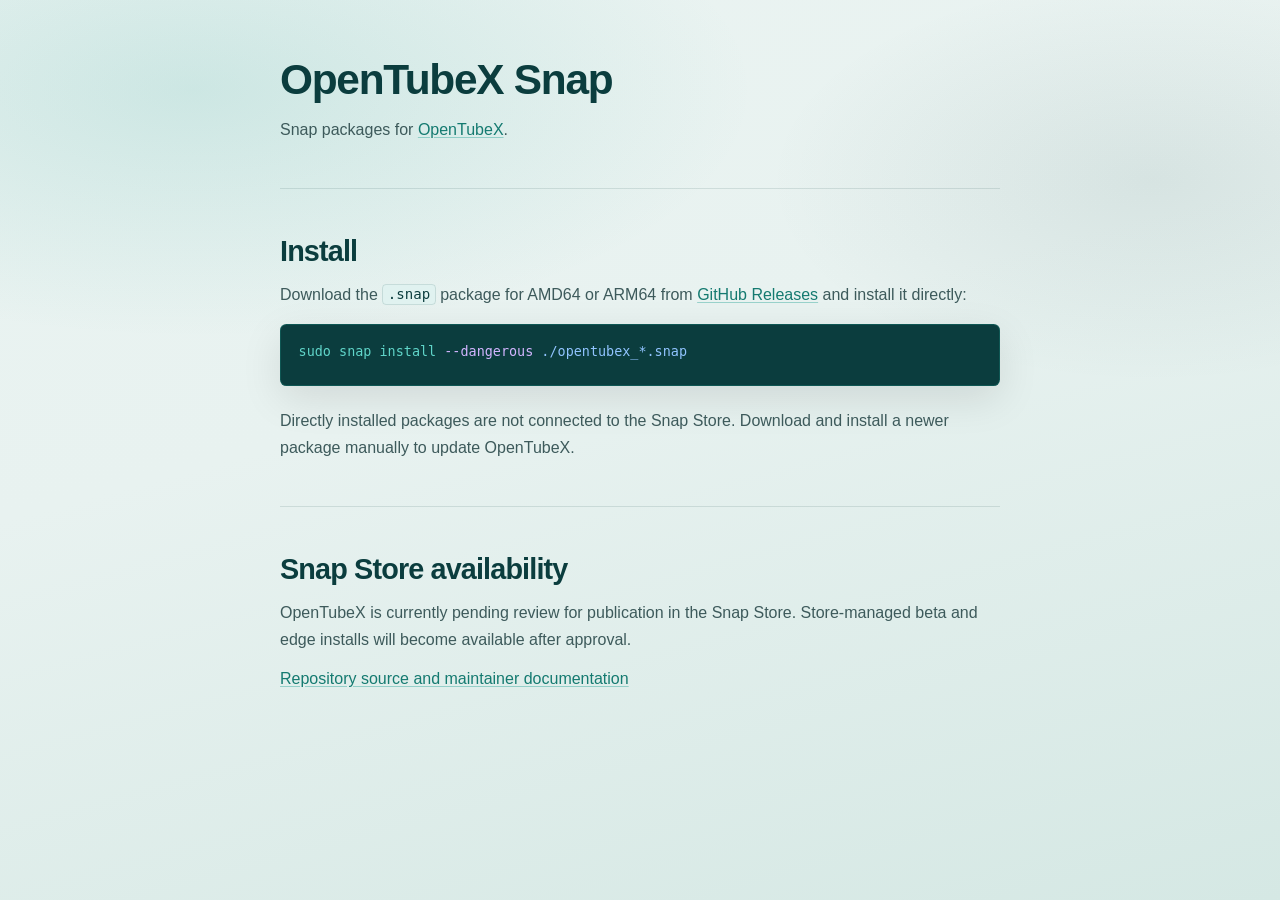
<file: index.html>
<!DOCTYPE html>
<html lang="en">
<head>
  <meta charset="utf-8">
  <meta name="viewport" content="width=device-width, initial-scale=1">
  <title>OpenTubeX Snap</title>
  <link rel="icon" href="/favicon.ico" sizes="any">
  <link rel="icon" href="/favicon.svg" type="image/svg+xml">
  <link rel="stylesheet" href="/style.css">
  <script src="/code-blocks.js" defer></script>
</head>
<body>
  <main>
    <h1 id="opentubex-snap">OpenTubeX Snap</h1>
    <p>
      Snap packages for <a href="https://opentubex.org/">OpenTubeX</a>.
    </p>

    <h2 id="install">Install</h2>
    <p>
      Download the <code>.snap</code> package for AMD64 or ARM64
      from <a href="https://github.com/OpenTubeX/snap/releases">GitHub Releases</a>
      and install it directly:
    </p>
    <div class="card">
      <pre><code class="language-shell">sudo snap install --dangerous ./opentubex_*.snap</code></pre>
    </div>
    <p>
      Directly installed packages are not connected to the Snap Store. Download
      and install a newer package manually to update OpenTubeX.
    </p>

    <h2 id="snap-store-availability">Snap Store availability</h2>
    <p>
      OpenTubeX is currently pending review for publication in the Snap Store.
      Store-managed beta and edge installs will become available after approval.
    </p>

    <p>
      <a href="https://github.com/OpenTubeX/snap">Repository source and maintainer documentation</a>
    </p>
  </main>
</body>
</html>
</file>
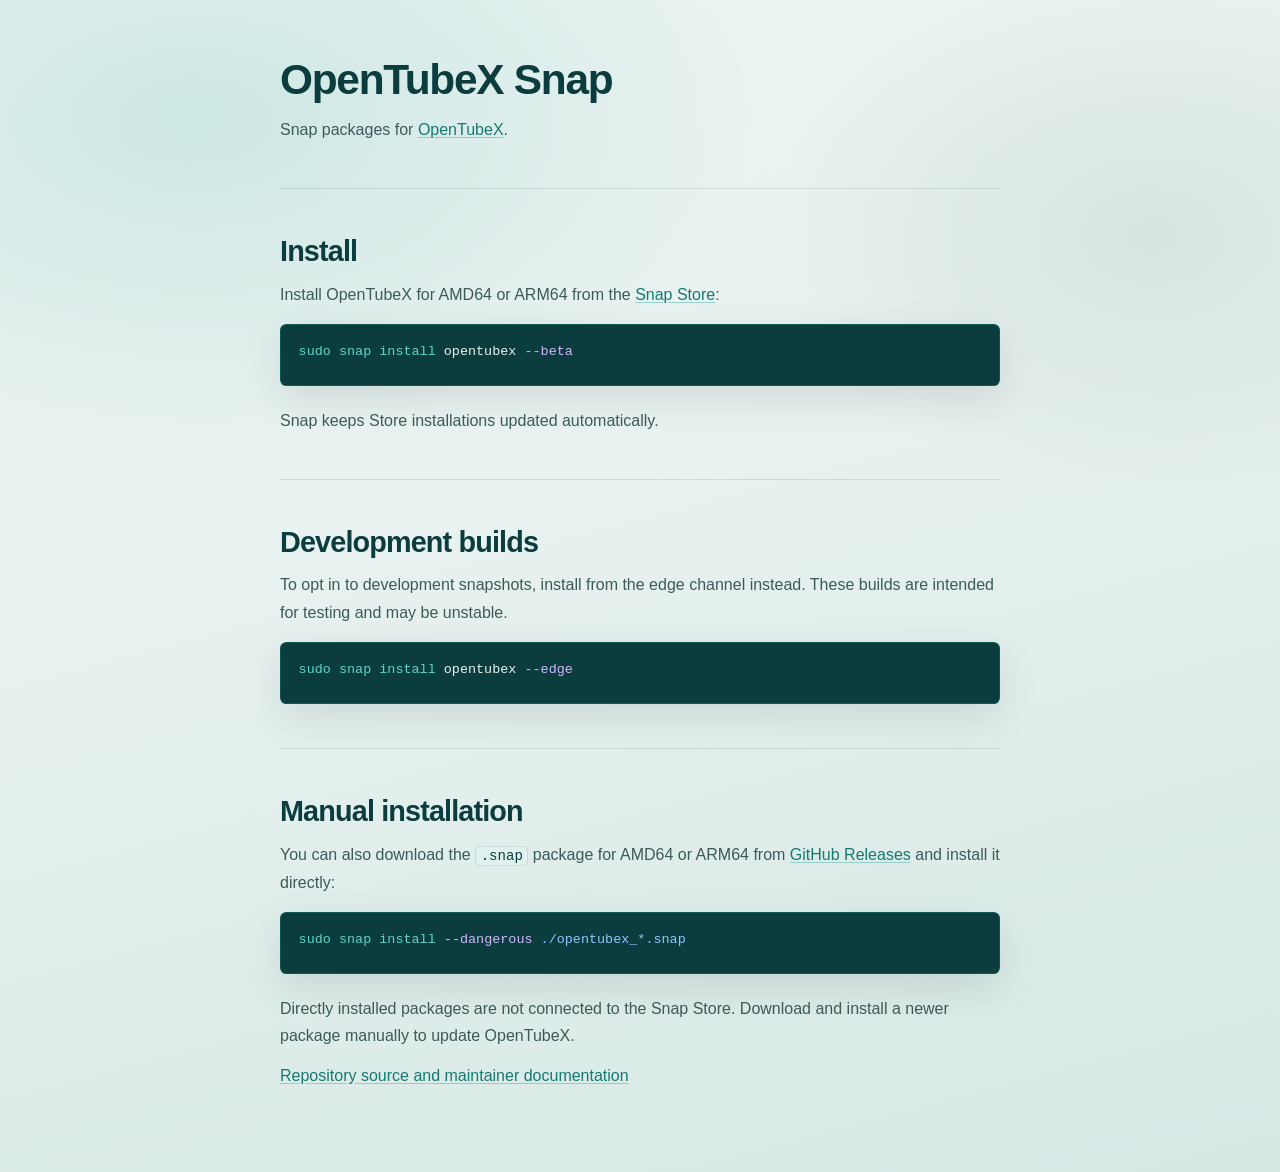
<file: pages/index.html>
<!DOCTYPE html>
<html lang="en">
<head>
  <meta charset="utf-8">
  <meta name="viewport" content="width=device-width, initial-scale=1">
  <meta name="description" content="Install OpenTubeX on Linux from the Snap Store.">
  <meta property="og:title" content="OpenTubeX Snap">
  <meta property="og:description" content="Snap Store packages with automatic updates">
  <meta property="og:image" content="https://snap.opentubex.org/og.png">
  <meta property="og:image:width" content="1200">
  <meta property="og:image:height" content="630">
  <meta name="twitter:card" content="summary_large_image">
  <meta name="twitter:title" content="OpenTubeX Snap">
  <meta name="twitter:description" content="Snap Store packages with automatic updates">
  <meta name="twitter:image" content="https://snap.opentubex.org/og.png">
  <title>OpenTubeX Snap</title>
  <link rel="icon" href="/favicon.ico" sizes="any">
  <link rel="icon" href="/favicon.svg" type="image/svg+xml">
  <link rel="stylesheet" href="/style.css">
  <script src="/code-blocks.js" defer></script>
</head>
<body>
  <main>
    <h1 id="opentubex-snap">OpenTubeX Snap</h1>
    <p>
      Snap packages for <a href="https://opentubex.org/">OpenTubeX</a>.
    </p>

    <h2 id="install">Install</h2>
    <p>
      Install OpenTubeX for AMD64 or ARM64 from the
      <a href="https://snapcraft.io/opentubex">Snap Store</a>:
    </p>
    <div class="card">
      <pre><code class="language-shell">sudo snap install opentubex --beta</code></pre>
    </div>
    <p>
      Snap keeps Store installations updated automatically.
    </p>

    <h2 id="development-builds">Development builds</h2>
    <p>
      To opt in to development snapshots, install from the edge channel instead.
      These builds are intended for testing and may be unstable.
    </p>
    <div class="card">
      <pre><code class="language-shell">sudo snap install opentubex --edge</code></pre>
    </div>

    <h2 id="manual-installation">Manual installation</h2>
    <p>
      You can also download the <code>.snap</code> package for AMD64 or ARM64
      from <a href="https://github.com/OpenTubeX/snap/releases">GitHub Releases</a>
      and install it directly:
    </p>
    <div class="card">
      <pre><code class="language-shell">sudo snap install --dangerous ./opentubex_*.snap</code></pre>
    </div>
    <p>
      Directly installed packages are not connected to the Snap Store. Download
      and install a newer package manually to update OpenTubeX.
    </p>

    <p>
      <a href="https://github.com/OpenTubeX/snap">Repository source and maintainer documentation</a>
    </p>
  </main>
</body>
</html>
</file>
<file: style.css>
@import url("https://fonts.bunny.net/css?family=ibm-plex-mono:400,500|ibm-plex-sans:400,500,600|space-grotesk:500,600,700");

:root {
  color-scheme: dark;
  --ink: #e6f4f1;
  --teal: #2ec4b6;
  --teal-deep: #54d5ca;
  --mist: #0b1416;
  --mist-2: #122022;
  --surface: #142224;
  --slate: #9db5b5;
  --slate-muted: #6b8485;
  --line: rgb(232 242 240 / 12%);
  --code-bg: #071113;
  --code-text: #e8f2f0;
  --syntax-command: #60d5c9;
  --syntax-option: #d3b5ff;
  --syntax-string: #b5dda9;
  --syntax-number: #ffc093;
  --syntax-operator: #f2a8bd;
  --syntax-path: #91c4ff;
  --font-display: "Space Grotesk", sans-serif;
  --font-body: "IBM Plex Sans", sans-serif;
  --font-mono: "IBM Plex Mono", ui-monospace, monospace;
  --scrollbar-size: 10px;
  --scrollbar-track: color-mix(in srgb, var(--mist-2) 80%, transparent);
  --scrollbar-thumb: color-mix(in srgb, var(--teal) 38%, var(--slate-muted));
  --scrollbar-thumb-hover: color-mix(in srgb, var(--teal) 68%, var(--ink));
  --selection-bg: #2ec4b6;
  --selection-text: #071113;
}

@media (prefers-color-scheme: light) {
  :root {
    color-scheme: light;
    --ink: #0b3d3e;
    --teal: #1a9b8e;
    --teal-deep: #147a70;
    --mist: #e8f2f0;
    --mist-2: #d5e8e4;
    --surface: #fbfefd;
    --slate: #3d5a5b;
    --slate-muted: #6a8586;
    --line: rgb(11 61 62 / 12%);
    --code-bg: #0b3d3e;
    --code-text: #e8f2f0;
    --scrollbar-track: color-mix(in srgb, var(--mist-2) 70%, transparent);
    --scrollbar-thumb: color-mix(in srgb, var(--teal) 42%, var(--slate-muted));
    --scrollbar-thumb-hover: color-mix(in srgb, var(--teal) 72%, var(--ink));
    --selection-bg: #147a70;
    --selection-text: #fbfefd;
  }
}

* {
  box-sizing: border-box;
}

::selection {
  color: var(--selection-text);
  background: var(--selection-bg);
}

html {
  min-height: 100%;
  background: var(--mist);
}

html,
body {
  scrollbar-width: thin;
  scrollbar-color: var(--scrollbar-thumb) var(--scrollbar-track);
}

*::-webkit-scrollbar {
  width: var(--scrollbar-size);
  height: var(--scrollbar-size);
}

*::-webkit-scrollbar-track {
  background: var(--scrollbar-track);
  border-radius: 999px;
}

*::-webkit-scrollbar-thumb {
  background: linear-gradient(180deg, var(--scrollbar-thumb), color-mix(in srgb, var(--scrollbar-thumb) 70%, var(--ink)));
  border: 2px solid transparent;
  background-clip: padding-box;
  border-radius: 999px;
}

*::-webkit-scrollbar-thumb:hover {
  background: linear-gradient(180deg, var(--scrollbar-thumb-hover), var(--teal-deep));
  background-clip: padding-box;
  border: 2px solid transparent;
}

*::-webkit-scrollbar-corner {
  background: transparent;
}

body {
  min-height: 100vh;
  margin: 0;
  color: var(--ink);
  background:
    radial-gradient(ellipse 80% 50% at 15% 10%, color-mix(in srgb, var(--teal) 14%, transparent), transparent 55%),
    radial-gradient(ellipse 60% 45% at 90% 20%, color-mix(in srgb, var(--ink) 8%, transparent), transparent 50%),
    linear-gradient(165deg, color-mix(in srgb, var(--mist) 88%, var(--surface)) 0%, var(--mist) 42%, var(--mist-2) 100%);
  font-family: var(--font-body);
  line-height: 1.7;
  -webkit-font-smoothing: antialiased;
}

main {
  width: min(45rem, calc(100% - 2rem));
  margin-inline: auto;
  padding: 3.5rem 0 4.5rem;
}

h1,
h2 {
  color: var(--ink);
  font-family: var(--font-display);
  font-weight: 600;
  letter-spacing: -0.03em;
}

h1 {
  margin: 0 0 0.8rem;
  font-size: clamp(2rem, 5vw, 2.65rem);
  line-height: 1.12;
}

h2 {
  margin: 2.8rem 0 0.65rem;
  padding-top: 2.8rem;
  border-top: 1px solid var(--line);
  font-size: clamp(1.4rem, 4vw, 1.8rem);
  line-height: 1.2;
}

p,
li {
  color: var(--slate);
}

p {
  margin: 0.75rem 0;
}

a {
  color: var(--teal-deep);
  text-decoration-color: color-mix(in srgb, var(--teal) 38%, transparent);
  text-underline-offset: 0.15em;
}

a:hover {
  text-decoration-color: var(--teal);
}

a:focus-visible,
button:focus-visible {
  outline: 2px solid var(--teal);
  outline-offset: 3px;
}

p code {
  padding: 0.08em 0.32em;
  color: var(--ink);
  background: color-mix(in srgb, var(--teal) 12%, var(--surface));
  border: 1px solid var(--line);
  border-radius: 0.25rem;
  font-size: 0.88em;
}

.card {
  max-width: 100%;
  min-width: 0;
  margin: 1rem 0 1.35rem;
  overflow: hidden;
  background: var(--code-bg);
  border: 1px solid color-mix(in srgb, var(--teal) 28%, transparent);
  border-radius: 0.4rem;
  box-shadow: 0 0.8rem 2.5rem rgb(0 0 0 / 10%);
}

.code-block {
  position: relative;
  min-width: 0;
}

pre {
  max-width: 100%;
  margin: 0;
  padding: 1rem 3.8rem 1.35rem 1.1rem;
  overflow-x: auto;
  color: var(--code-text);
  font-size: 0.84rem;
  line-height: 1.65;
  scrollbar-width: none;
}

pre::-webkit-scrollbar {
  display: none;
}

.code-scrollbar {
  position: absolute;
  right: 0.4rem;
  bottom: 0.15rem;
  left: 0.4rem;
  z-index: 3;
  display: flex;
  align-items: flex-end;
  height: 0.7rem;
  background: transparent;
  touch-action: none;
  user-select: none;
  cursor: pointer;
}

.code-scrollbar[hidden] {
  display: none !important;
}

.code-scrollbar__thumb {
  height: 3px;
  min-width: 1.5rem;
  border-radius: 999px;
  background: color-mix(in srgb, var(--scrollbar-thumb) 88%, transparent);
  box-shadow: 0 0 0 1px color-mix(in srgb, var(--surface) 55%, transparent);
  cursor: grab;
  outline: none;
}

.code-scrollbar__thumb:hover,
.code-scrollbar__thumb:focus-visible {
  height: 4px;
  background: var(--scrollbar-thumb-hover);
}

.code-scrollbar.is-dragging .code-scrollbar__thumb,
.code-scrollbar__thumb:active {
  cursor: grabbing;
  height: 4px;
  background: var(--scrollbar-thumb-hover);
}

code {
  font-family: var(--font-mono);
}

.token-command { color: var(--syntax-command); }
.token-option { color: var(--syntax-option); }
.token-string { color: var(--syntax-string); }
.token-number { color: var(--syntax-number); }
.token-operator { color: var(--syntax-operator); }
.token-path { color: var(--syntax-path); }

.copy-button {
  position: absolute;
  top: 0.6rem;
  right: 0.6rem;
  display: grid;
  width: 2rem;
  height: 2rem;
  padding: 0;
  place-items: center;
  color: rgb(232 242 240 / 70%);
  background: color-mix(in srgb, var(--code-bg) 82%, var(--teal));
  border: 1px solid rgb(232 242 240 / 25%);
  border-radius: 0.35rem;
  cursor: pointer;
  opacity: 0;
  transition: color 0.15s, border-color 0.15s, opacity 0.15s, background 0.15s;
}

.code-block:hover .copy-button,
.copy-button:focus-visible,
.copy-button[data-copied] {
  opacity: 1;
}

.copy-button:hover,
.copy-button:focus-visible {
  color: #fff;
  background: color-mix(in srgb, var(--code-bg) 65%, var(--teal));
  border-color: var(--teal);
}

.copy-button svg {
  width: 1rem;
  height: 1rem;
}

.copy-button .check-icon,
.copy-button[data-copied] .copy-icon {
  display: none;
}

.copy-button[data-copied] {
  color: var(--syntax-string);
}

.copy-button[data-copied] .check-icon {
  display: block;
}

@media (max-width: 520px) {
  main {
    width: min(100% - 1.5rem, 45rem);
    padding-block: 2.5rem 3.5rem;
  }

  pre {
    padding-right: 3.5rem;
    font-size: 0.78rem;
  }
}

@media (hover: none) {
  .copy-button { opacity: 1; }
}

@media (prefers-reduced-motion: reduce) {
  .copy-button { transition: none; }
}
</file>
